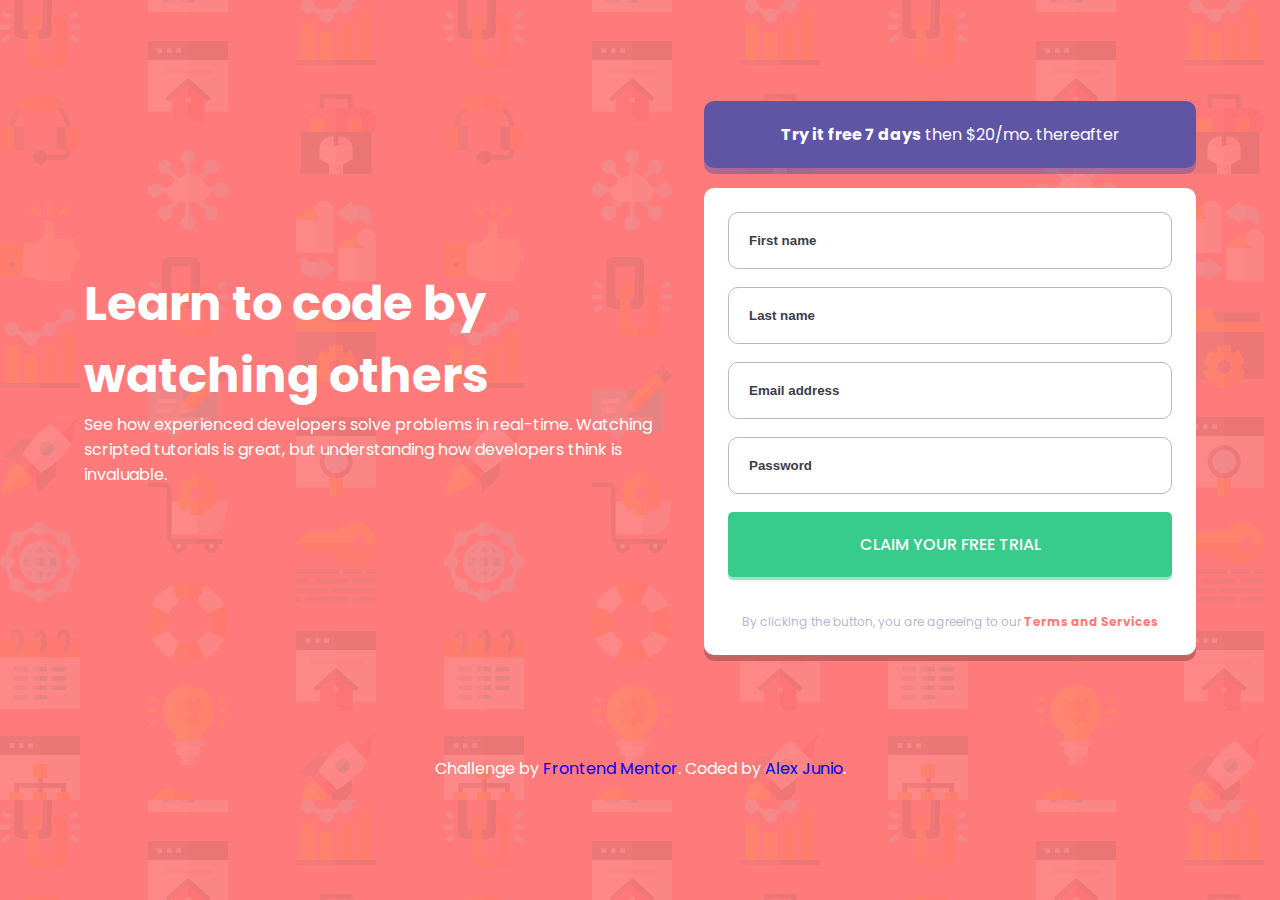
<file: intro-component-with-signup-form-master/index.html>
<!DOCTYPE html>
<html lang="en">
<head>
  <link rel="preconnect" href="https://fonts.gstatic.com" crossorigin>
  <link rel="preconnect" href="https://fonts.googleapis.com">
  <meta charset="UTF-8">
  <meta name="viewport" content="width=device-width, initial-scale=1.0">
  <link rel="icon" type="image/png" sizes="32x32" href="./images/favicon-32x32.png">
  <title>Frontend Mentor | Intro component with sign up form</title>
  <link rel="stylesheet" href="style.css" media="all">
  <link href="https://fonts.googleapis.com/css2?family=Poppins:wght@400;500;600;700&display=swap" rel="stylesheet">
</head>
<body>
  <main class="container">
    <section class="section-info">
      <h1>Learn to code by watching others</h1>
      <p>See how experienced developers solve problems in real-time. Watching scripted tutorials is great, 
        but understanding how developers think is invaluable.</p>
    </section>
    <section class="section-form">
      <div class="content-info-form">
        <p><span>Try it free 7 days</span> then $20/mo. thereafter</p>
      </div>
      <form action="get">

        <div class="personal-date">
          <input required placeholder="First name" id="first-name" type="text">
          <span class="spanError"></span>
          <img class="img-error hide" src="images/icon-error.svg" alt="">
        </div>

        <div class="personal-date">
          <input required placeholder="Last name" id="last-name" type="text">
          <span class="spanError"></span>
          <img class="img-error hide" src="images/icon-error.svg" alt="">
        </div>

        <div class="personal-date">
          <input required placeholder="Email address" id="email-address" type="email">
          <span class="spanError"></span>
          <img class="img-error hide" src="images/icon-error.svg" alt="">
        </div>

        <div class="personal-date">
          <input required minlength="8" placeholder="Password" id="password" type="password">
          <span class="spanError"></span>
          <img class="img-error hide" src="images/icon-error.svg" alt="">
        </div>

        <button>Claim your free trial</button>

        <p class="terms">
          By clicking the button, you are agreeing to our <a href="#">Terms and Services</a> 
        </p>
      </form>
    </section>
  </main>
  <footer>
    <p>Challenge by <a href="#">Frontend Mentor</a>. Coded by <a target="_blank" href="https://github.com/AlexJjunio">Alex Junio</a>.</p>
  </footer>
  <script src="script.js"></script>
</body>
</html>
</file>
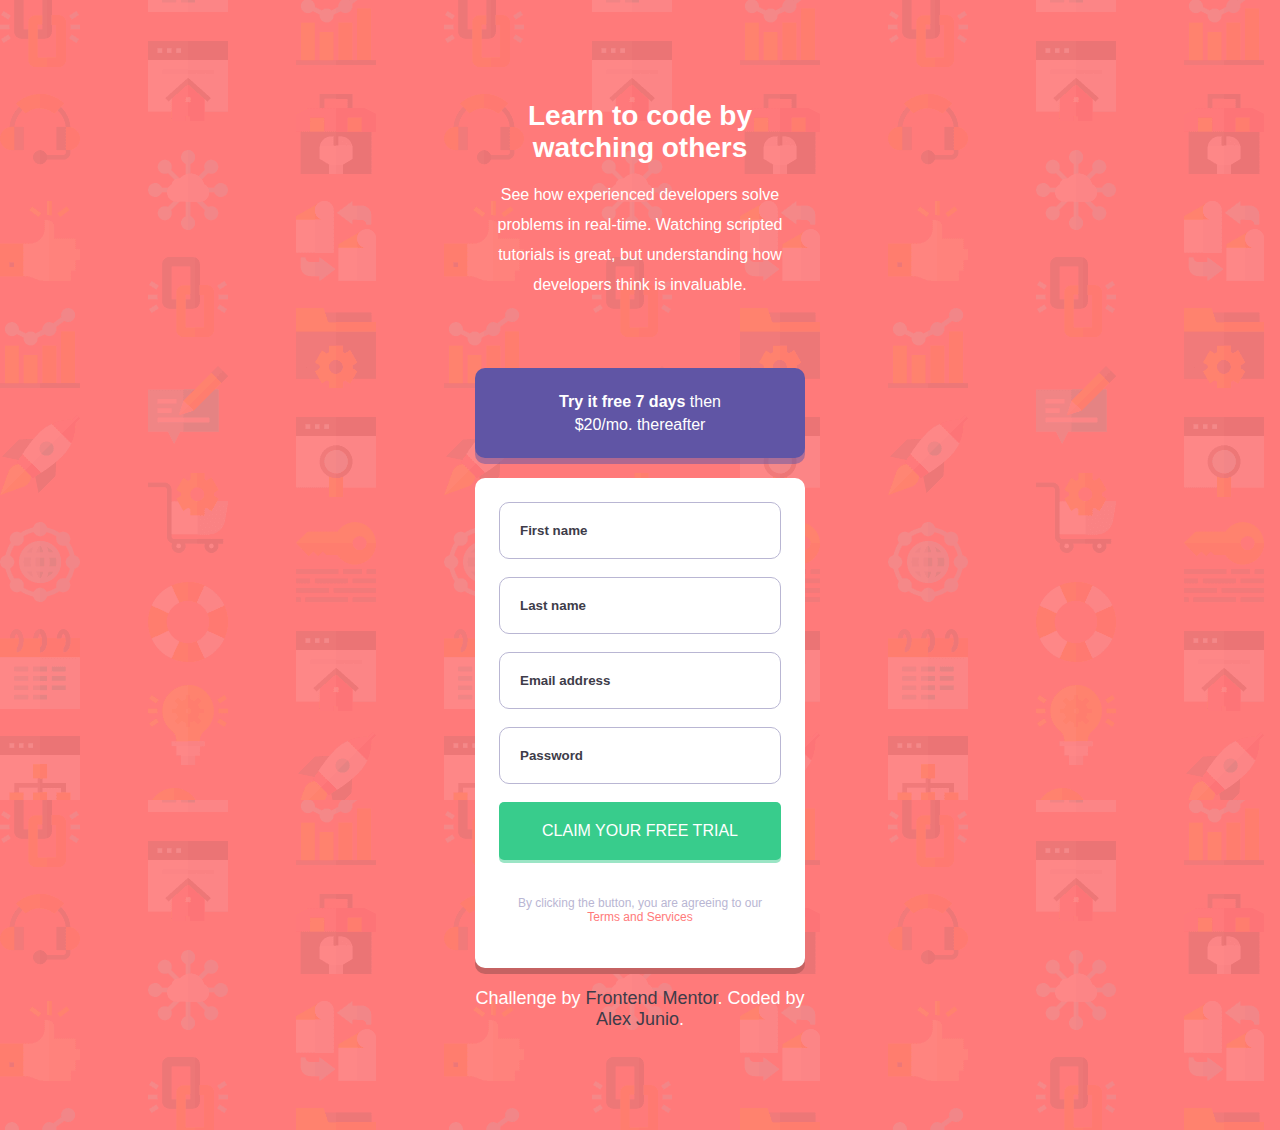
<file: intro-component-with-signup-form-master/intro-component-with-signup-form-master/index.html>
<!DOCTYPE html>
<html lang="en">
<head>
  <meta charset="UTF-8">
  <meta name="viewport" content="width=device-width, initial-scale=1.0">
  <link rel="icon" type="image/png" sizes="32x32" href="./images/favicon-32x32.png">
  <title>Frontend Mentor | Intro component with sign up form</title>
  <link rel="stylesheet" href="style.css">
</head>
<body>
  <main class="container">
    <section class="section-info">
      <h1>Learn to code by watching others</h1>
      <p>See how experienced developers solve problems in real-time. Watching scripted tutorials is great, 
        but understanding how developers think is invaluable.</p>
    </section>
    <section class="section-form">
      <div class="content-info-form">
        <p><span>Try it free 7 days</span> then $20/mo. thereafter</p>
      </div>
      <form action="">

        <div class="personal-date">
          <input placeholder="First name" id="first-name" type="text">
        </div>

        <div class="personal-date">
          <input placeholder="Last name" id="last-name" type="text">
        </div>

        <div class="personal-date">
          <input placeholder="Email address" id="email-address" type="email">
        </div>

        <div class="personal-date">
          <input placeholder="Password" id="password" type="password">
        </div>

        <button>Claim your free trial</button>

        <p class="terms">
          By clicking the button, you are agreeing to our <a href="#">Terms and Services</a> 
        </p>
      </form>
    </section>
    <footer>
      <p>Challenge by <a href="#">Frontend Mentor</a>. Coded by <a href="#">Alex Junio</a>.</p>
    </footer>
  </main>
</body>
</html>
</file>
<file: intro-component-with-signup-form-master/style.css>
@charset "utf-8";

*{
  padding: 0;
  margin: 0;
  box-sizing: border-box;
}

:root {
  --Red: hsl(0, 100%, 74%);
  --RedShadow: rgb(197, 98, 98);
  --Green: hsl(154, 59%, 51%);
  --GreenHover: hsla(154, 88%, 50%, 0.863);
  --GreenShadow: hsl(154, 59%, 51%, 0.50);
  --Blue: hsl(248, 32%, 49%);
  --BlueShadow: hsla(248, 32%, 49%, 0.50);
  --DarkBlue: hsl(249, 10%, 26%);
  --GrayishBlue: hsl(246, 25%, 77%);
  --White: #fff;

  font-size: 62.5%;
}

body {
  font-size: 1.6rem;
  font-family: 'Poppins', sans-serif;
  height: 100vh;
  display: grid;
  background: var(--Red);
  background-image: url(images/bg-intro-desktop.png);
}

.container {
  margin: 5rem;

  align-self: center;
  justify-self: center;

  display: flex;
}

.section-info {
  max-width: 57.0rem;
  color: var(--White);
  display: flex;
  flex-direction: column;
  justify-content: center;
  margin-right: 5rem;
}

.section-info h1 {
  font-size: 4.8rem;
}


.content-info-form {
  text-align: center;

  box-shadow: 0 .6rem 0 var(--BlueShadow);
  color: var(--White);
  background: var(--Blue);

  min-height: 6rem;
  line-height: 2.3rem;
  padding: 2.2rem 7.5rem;
  margin-bottom: 2rem;
  border-radius: 1rem;
}

.content-info-form span {
  font-weight: 700;
}

.section-form {
  max-width: 54.0rem;
}

.section-form form {
  padding: 2.4rem;
  background: var(--White);

  display: flex;
  flex-direction: column;
  gap: 1.8rem;

  border-radius: 1rem;
  box-shadow: 0 .6rem 0 var(--RedShadow);
}

.terms {
  /* display: block; */
  text-align: center;
  color: var(--GrayishBlue);
  font-size: 1.2rem;
  padding: 0 1.4rem;
}

.terms a {
  font-weight: 700;
  text-decoration: none;
  color: var(--Red);
}

input {
  width: 100%;
  padding: 2rem;
  outline: none;
  border: .1rem var(--GrayishBlue) solid;
  border-radius: 1rem;
}

small {
  display: block;
  color: var(--Red);
  text-align: end;
  padding-right: 2rem;
  padding-top: .8rem;
}

.personal-date {
  position: relative;
}

.img-error {
  position: absolute;
  top: 1.6rem;
  right: 2rem;
}

button {
  font-family: 'Poppins', sans-serif;
  font-size: 1.6rem;
  font-weight: 500;
  border-radius: .5rem;

  box-shadow: 0 .3rem 0 var(--GreenShadow);
  background: var(--Green);
  color: var(--White);
  padding: 2rem;
  margin-bottom: 1.8rem;
  border: none;

  text-transform: uppercase;
  cursor: pointer;
  transition: .3s;
  outline: none;
}

button:hover {
  background: var(--GreenHover);
} 

footer {
  text-align: center;
  padding-bottom: 1.8rem;
  color: var(--White);
  margin: 0 0.5rem 0 0.5rem;
}

a {
  text-decoration: none;
}

.personal-date ::-webkit-input-placeholder {
  color: var(--DarkBlue);
  font-weight: bolder;
}


@media (max-width: 1100px) {
  .container {
    display: flex;
    flex-direction: column;
    /* text-align: center; */
    gap: 1.8rem;
    margin: 0;
    max-width: 54rem;

  }
  .section-info {
    margin: 0;
  }

  footer {
    margin-top: 1.8rem;
  }
}

@media (max-width: 500px) {
  .container {
    /* max-width: auto; */
    width: 100%;
    padding: 0;
    margin: 0;
    gap: 1.8rem;
    text-align: center;
    display: flex;
    flex-wrap: wrap;
    justify-content: center;

  }

  .section-info h1 {
    font-size: 2.72rem;
    margin-bottom: 1.8rem;
  }

  .section-info p {
    line-height: 3rem;
    margin: 0 1.0rem 1.8rem;
  }
  
  footer {
    margin-top: 1.8rem;
  }
}

.hide {
  display: none;
}

.active {
  display: block;
  border-radius: 0 0 1rem 1rem;
  background-color: rgba(255, 0, 0, 0.2);
  background: linear-gradient(to top, rgba(255, 0, 0, 0.2), white );
  padding: 0.4rem;
}
</file>
<file: intro-component-with-signup-form-master/intro-component-with-signup-form-master/style.css>
*{
  padding: 0;
  margin: 0;
  box-sizing: border-box;
}

:root {
  --Red: hsl(0, 100%, 74%);
  --RedShadow: rgb(197, 98, 98);
  --Green: hsl(154, 59%, 51%);
  --GreenHover: hsla(154, 88%, 50%, 0.863);
  --GreenShadow: hsl(154, 59%, 51%, 0.50);
  --Blue: hsl(248, 32%, 49%);
  --BlueShadow: hsla(248, 32%, 49%, 0.50);
  --DarkBlue: hsl(249, 10%, 26%);
  --GrayishBlue: hsl(246, 25%, 77%);
  --White: #fff;

  font-size: 62.5%;
}

body {
  font-family: 'Poppins', sans-serif;
  font-size: 1.6rem;
  background: var(--Red);
  background-image: url(images/bg-intro-desktop.png);
  color: var(--White);
}

.container {
  padding: 10rem 0 ;
  width: 33.0rem;
  margin: auto;
}

.section-info {
  text-align: center;
}

.section-info h1 {
  font-size: 2.8rem;
  color: var(--white);
  margin: 0 0 1.6rem;
  font-weight: 900;
  padding: 0 3rem;
}

.section-info p {
  line-height: 3rem;
  margin: 0 1.0rem 6.8rem;
}

.section-form .content-info-form {
  background: var(--Blue);
  padding: 2.2rem 7.5rem;
  margin-bottom: 2rem;
  border-radius: 1rem;
  box-shadow: 0 .6rem 0 var(--BlueShadow);
  height: 9rem;
  line-height: 2.3rem;
}

.section-form .content-info-form span {
  font-weight: 700;
}

.section-form {
  text-align: center;
}

.section-form p {
  margin-bottom: 2.0rem;
}

form {
  text-align: center;
  background: var(--White);
  padding: 2.4rem;
  display: grid;
  gap: 1.8rem;
  border-radius: 1rem;
  box-shadow: 0 .6rem 0 var(--RedShadow);
}

.personal-date input {
  padding: 2rem;
  display: block;
  width: 100%;
  outline: none;
  border: .1rem var(--GrayishBlue) solid;
  border-radius: 1rem;
}

.personal-date ::-webkit-input-placeholder {
  color: var(--DarkBlue);
  font-weight: bolder;
}

.section-form button {
  padding: 2rem;
  margin-bottom: 1.8rem;
  background: var(--Green);
  border: none;
  text-transform: uppercase;
  color: var(--White);
  box-shadow: 0 .3rem 0 var(--GreenShadow);
  font-size: 1.6rem;
  font-family: 'Poppins', sans-serif;
  font-weight: 500;
  border-radius: .5rem;
  cursor: pointer;
  translate: .3s;
}

.section-form button:hover {
  background: var(--GreenHover);
} 

.terms {
  display: block;
  color: var(--GrayishBlue);
  font-size: 1.2rem;
  padding: 0 1.4rem;
}

.terms a {
  text-decoration: none;
  color: var(--Red);
}

footer {
  font-size: 1.8rem;
  margin-top: 2rem;
  text-align: center;
}

footer a {
  text-decoration: none;
  color: var(--DarkBlue);
}
</file>
